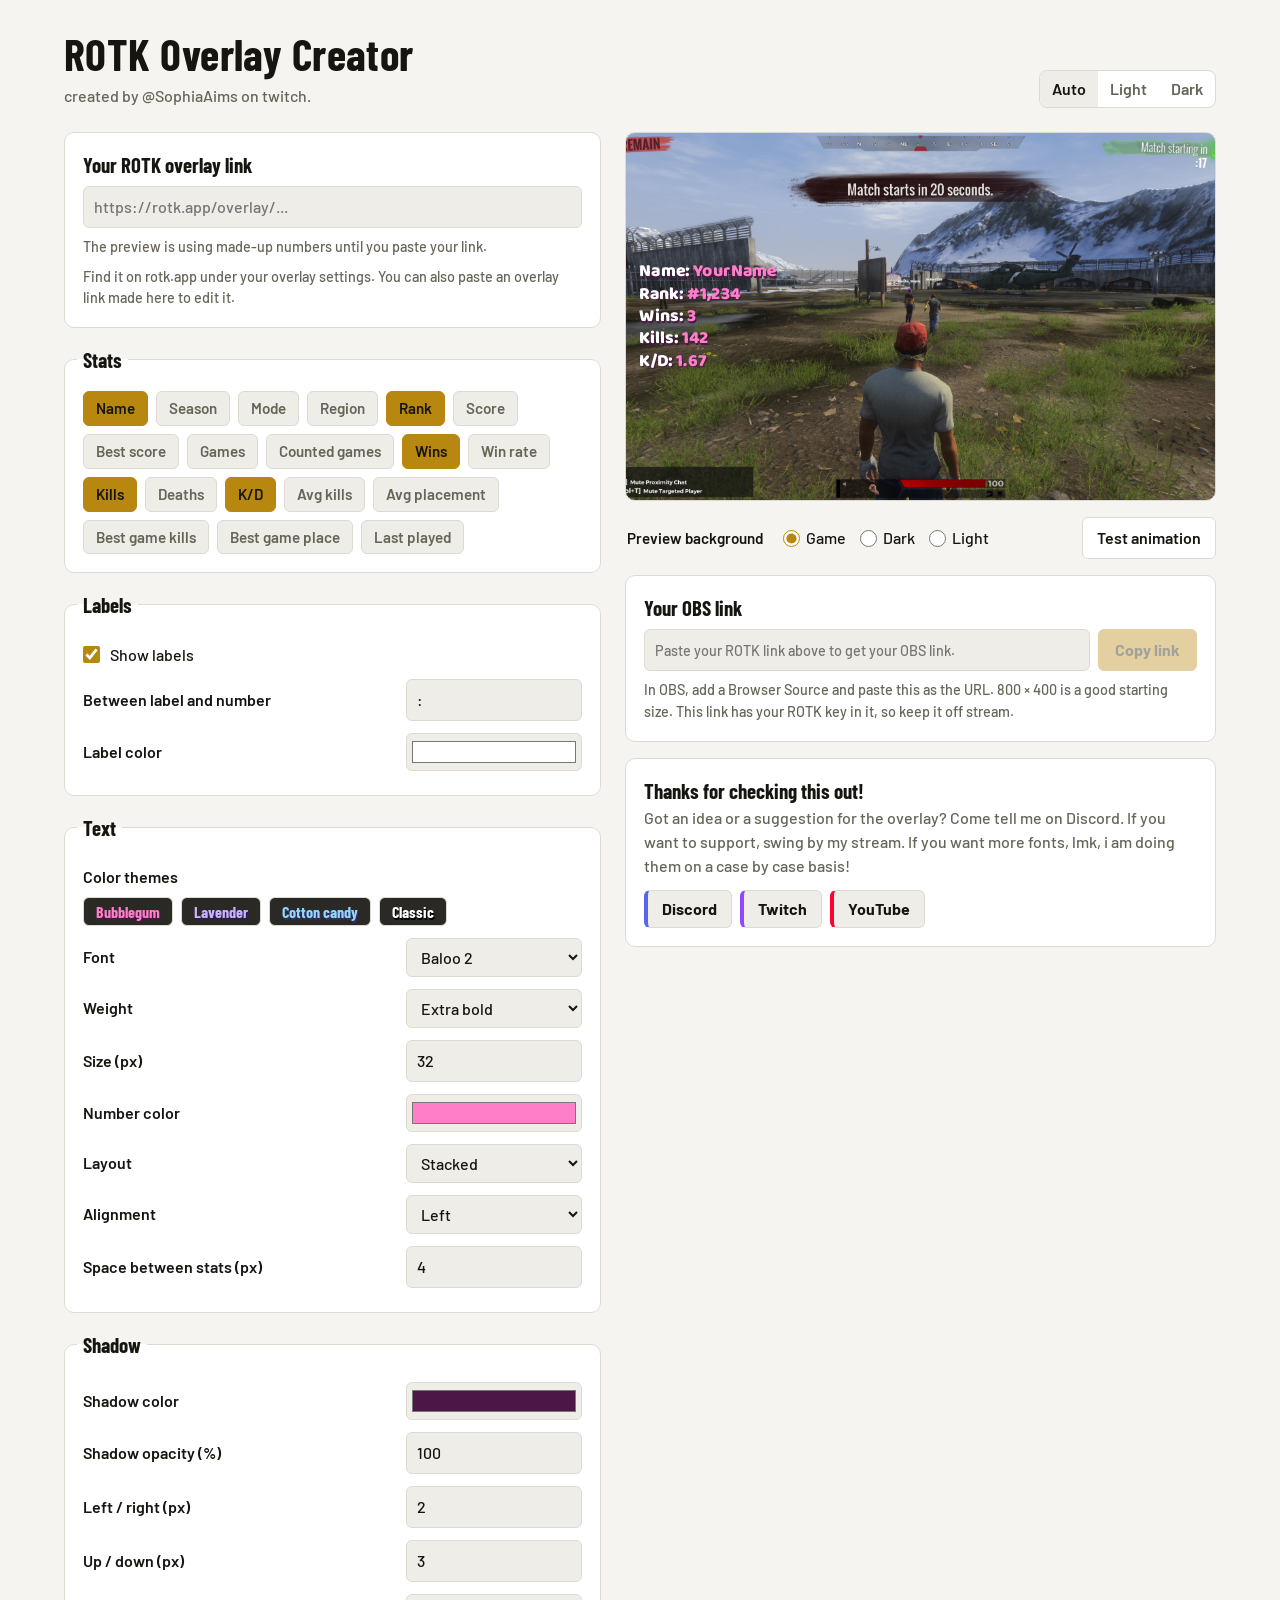
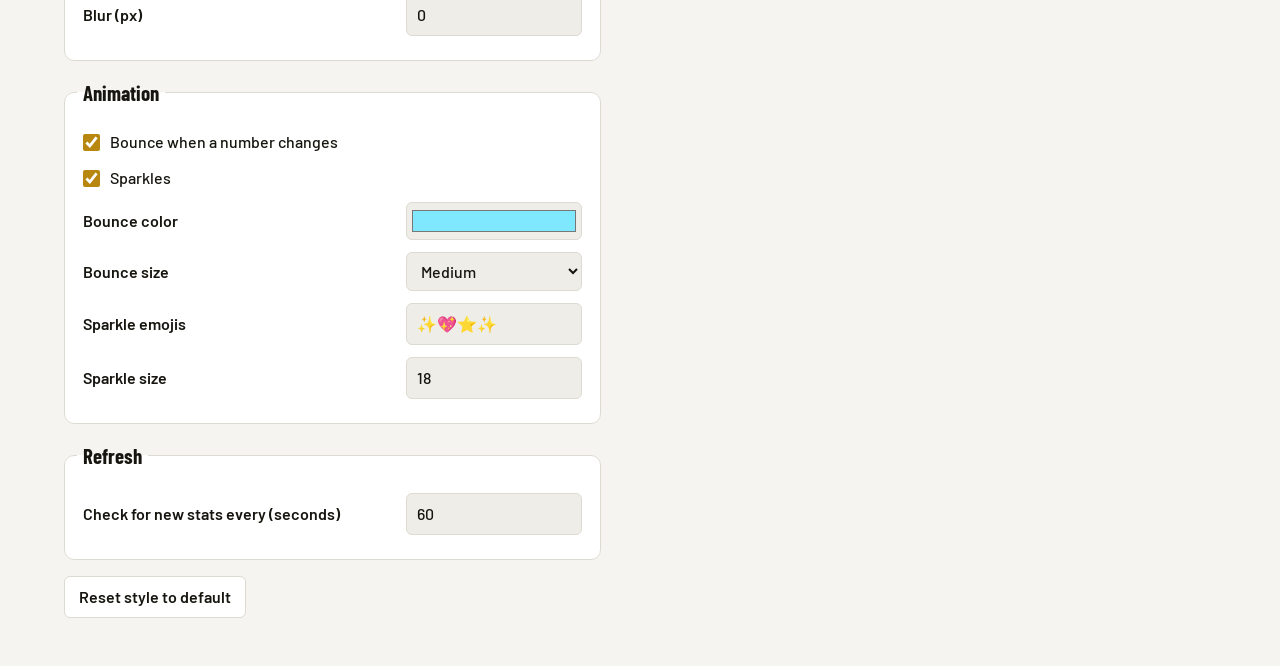
<file: index.html>
<!doctype html>
<html lang="en">
<head>
  <meta charset="utf-8">
  <meta name="viewport" content="width=device-width, initial-scale=1">
  <title>ROTK Overlay Creator</title>
  <script>
    // apply the saved theme before anything draws
    try {
      const t = localStorage.getItem('theme');
      if (t === 'light' || t === 'dark') document.documentElement.dataset.theme = t;
    } catch {}
  </script>
  <meta name="description" content="Fully customizable ROTK overlay creator for OBS.">
  <link rel="icon" href="data:image/svg+xml,<svg xmlns='http://www.w3.org/2000/svg' viewBox='0 0 100 100'><text y='.9em' font-size='90'>👑</text></svg>">
  <link rel="preconnect" href="https://fonts.googleapis.com">
  <link rel="preconnect" href="https://fonts.gstatic.com" crossorigin>
  <link href="https://fonts.googleapis.com/css2?family=Barlow+Condensed:wght@600;700&family=Barlow:wght@500;600;700&display=swap" rel="stylesheet">
  <link rel="stylesheet" href="css/config.css">
</head>
<body>
  <header class="top">
    <div>
      <h1>ROTK Overlay Creator</h1>
      <p>created by @SophiaAims on twitch.</p>
    </div>
    <div class="theme-toggle" role="group" aria-label="Page theme">
      <button type="button" data-theme-choice="auto">Auto</button>
      <button type="button" data-theme-choice="light">Light</button>
      <button type="button" data-theme-choice="dark">Dark</button>
    </div>
  </header>

  <main class="layout">
    <section class="controls">
      <div class="group link-box">
        <label for="rotk-link" class="big-label">Your ROTK overlay link</label>
        <input id="rotk-link" type="text" placeholder="https://rotk.app/overlay/..." spellcheck="false" autocomplete="off">
        <p id="link-status" class="hint" aria-live="polite"></p>
        <p class="hint">Find it on rotk.app under your overlay settings. You can also paste an overlay link made here to edit it.</p>
      </div>

      <form id="settings" onsubmit="return false"></form>

      <button type="button" id="reset" class="quiet">Reset style to default</button>
    </section>

    <aside class="side">
      <div class="stage" id="stage" data-bg="game">
        <iframe id="preview" title="Overlay preview"></iframe>
      </div>

      <div class="stage-tools">
        <fieldset class="bg-picker">
          <legend>Preview background</legend>
          <label><input type="radio" name="stage-bg" value="game" checked> Game</label>
          <label><input type="radio" name="stage-bg" value="dark"> Dark</label>
          <label><input type="radio" name="stage-bg" value="light"> Light</label>
        </fieldset>
        <button type="button" id="test" class="quiet">Test animation</button>
      </div>

      <div class="group out">
        <label for="output" class="big-label">Your OBS link</label>
        <div class="copy-row">
          <input id="output" type="text" readonly>
          <button type="button" id="copy" class="primary">Copy link</button>
        </div>
        <p class="hint">In OBS, add a Browser Source and paste this as the URL. 800 × 400 is a good starting size.
          This link has your ROTK key in it, so keep it off stream.</p>
      </div>

      <div class="group shout">
        <h2 class="big-label">Thanks for checking this out!</h2>
        <p>Got an idea or a suggestion for the overlay? Come tell me on Discord.
          If you want to support, swing by my stream. If you want more fonts, lmk, i am doing them on a case by case basis!</p>
        <div class="socials">
          <a class="social discord" href="https://discord.gg/Zhj3dJKw4v" target="_blank" rel="noopener">Discord</a>
          <a class="social twitch" href="https://twitch.tv/SophiaAims" target="_blank" rel="noopener">Twitch</a>
          <a class="social youtube" href="https://youtube.com/@SophiaAims" target="_blank" rel="noopener">YouTube</a>
        </div>
      </div>
    </aside>
  </main>

  <!-- filled from js/fonts.js -->



  <script type="module" src="js/theme.js"></script>
  <script type="module" src="js/config-ui.js"></script>
</body>
</html>
</file>
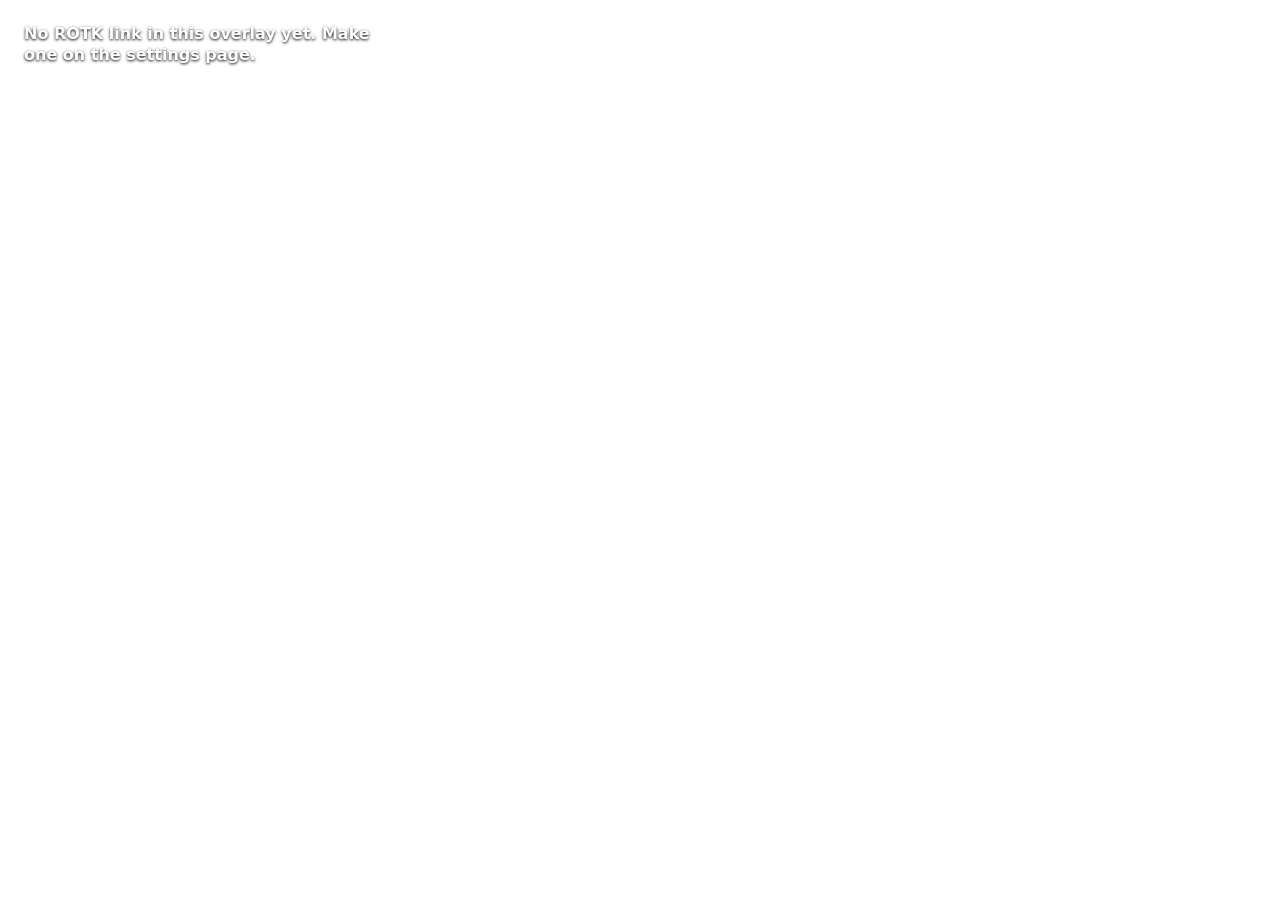
<file: overlay.html>
<!doctype html>
<html lang="en">
<head>
  <meta charset="utf-8">
  <title>ROTK stats</title>
  <link rel="stylesheet" href="css/overlay.css">
</head>
<body>
  <div id="stats" class="stats"></div>
  <div id="msg" class="msg"></div>
  <script type="module" src="js/overlay.js"></script>
</body>
</html>
</file>
<file: css/config.css>
/* Light is the base. Dark kicks in from the system setting or the toggle.
   To change the accent everywhere, change --accent (and --accent-text) in both themes. */
:root {
  --bg: #f5f4f0;
  --surface: #ffffff;
  --surface-2: #efede7;
  --line: #dddad1;
  --text: #16150f;
  --muted: #676458;
  --accent: #b8870f;
  --accent-text: #16150f;
  --on-accent: #16150f;
  --good: #1a7f37;
  --bad: #c62a2a;
  color-scheme: light;
}

@media (prefers-color-scheme: dark) {
  :root:not([data-theme="light"]) {
    --bg: #0a0a09;
    --surface: #141412;
    --surface-2: #1c1c19;
    --line: #2b2a26;
    --text: #efede6;
    --muted: #9c998e;
    --accent: #e3b341;
    --accent-text: #e3b341;
    --on-accent: #0a0a09;
    --good: #4cc27a;
    --bad: #f0605d;
    color-scheme: dark;
  }
}

:root[data-theme="dark"] {
  --bg: #0a0a09;
  --surface: #141412;
  --surface-2: #1c1c19;
  --line: #2b2a26;
  --text: #efede6;
  --muted: #9c998e;
  --accent: #e3b341;
  --accent-text: #e3b341;
  --on-accent: #0a0a09;
  --good: #4cc27a;
  --bad: #f0605d;
  color-scheme: dark;
}

* {
  box-sizing: border-box;
}

body {
  margin: 0;
  background: var(--bg);
  color: var(--text);
  font: 500 16px/1.5 "Barlow", system-ui, sans-serif;
}

h1,
legend,
.big-label {
  font-family: "Barlow Condensed", "Barlow", sans-serif;
}

:focus-visible {
  outline: 2px solid var(--accent);
  outline-offset: 2px;
}

/* header */

.top {
  display: flex;
  justify-content: space-between;
  align-items: flex-end;
  flex-wrap: wrap;
  gap: 16px;
  max-width: 1200px;
  margin: 0 auto;
  padding: 32px 24px 8px;
}

.top h1 {
  margin: 0;
  font-size: clamp(2rem, 4vw, 2.75rem);
  font-weight: 700;
  line-height: 1;
  letter-spacing: 0.01em;
}

.top p {
  margin: 8px 0 0;
  color: var(--muted);
  max-width: 60ch;
}

.theme-toggle {
  display: inline-flex;
  border: 1px solid var(--line);
  border-radius: 8px;
  overflow: hidden;
  background: var(--surface);
}

.theme-toggle button {
  border: 0;
  padding: 6px 12px;
  background: transparent;
  color: var(--muted);
  font-weight: 600;
}

.theme-toggle button[aria-pressed="true"] {
  background: var(--surface-2);
  color: var(--text);
}

/* two columns: settings on the left, preview sticks on the right */

.layout {
  display: grid;
  grid-template-columns: minmax(0, 1fr) minmax(0, 1.1fr);
  gap: 24px;
  max-width: 1200px;
  margin: 0 auto;
  padding: 16px 24px 48px;
  align-items: start;
}

.side {
  position: sticky;
  top: 16px;
  display: grid;
  gap: 16px;
}

@media (max-width: 900px) {
  .layout {
    grid-template-columns: 1fr;
  }
  .side {
    position: static;
    order: -1;
  }
}

/* settings groups */

#settings {
  display: grid;
  gap: 16px;
  margin-top: 16px;
}

.group {
  margin: 0;
  padding: 16px 18px 18px;
  background: var(--surface);
  border: 1px solid var(--line);
  border-radius: 10px;
  min-width: 0;
}

.group legend {
  padding: 0 6px;
  margin-left: -6px;
  font-size: 1.3rem;
  font-weight: 700;
}

.big-label {
  display: block;
  font-size: 1.3rem;
  font-weight: 700;
  margin-bottom: 6px;
}

.field {
  display: grid;
  grid-template-columns: 1fr minmax(0, 11rem);
  align-items: center;
  gap: 12px;
  padding: 6px 0;
}

.field.stacked {
  grid-template-columns: 1fr;
  gap: 8px;
}

.field > label,
.field-title {
  font-weight: 600;
}

.field.check {
  display: flex;
  gap: 10px;
  cursor: pointer;
}

input[type="text"],
input[type="number"],
select {
  width: 100%;
  font: inherit;
  color: inherit;
  padding: 8px 10px;
  border: 1px solid var(--line);
  border-radius: 6px;
  background: var(--surface-2);
}

input[type="text"]:focus,
input[type="number"]:focus,
select:focus {
  border-color: var(--accent);
  outline: none;
}

input[type="color"] {
  width: 100%;
  height: 38px;
  padding: 3px;
  border: 1px solid var(--line);
  border-radius: 6px;
  background: var(--surface-2);
  cursor: pointer;
}

input[type="checkbox"],
input[type="radio"] {
  accent-color: var(--accent);
  width: 17px;
  height: 17px;
  margin: 0;
}

.hint {
  margin: 8px 0 0;
  font-size: 0.9rem;
  color: var(--muted);
}

#link-status[data-ok="yes"] {
  color: var(--good);
  font-weight: 600;
}

#link-status[data-ok="no"] {
  color: var(--bad);
  font-weight: 600;
}

/* stat checkboxes as toggle chips */

.pills {
  display: flex;
  flex-wrap: wrap;
  gap: 8px;
}

.pill {
  position: relative;
  cursor: pointer;
}

.pill input {
  position: absolute;
  opacity: 0;
}

.pill span {
  display: inline-block;
  padding: 5px 12px;
  border: 1px solid var(--line);
  border-radius: 6px;
  font-weight: 600;
  font-size: 0.95rem;
  background: var(--surface-2);
  color: var(--muted);
  user-select: none;
}

.pill:hover span {
  color: var(--text);
}

.pill input:checked + span {
  background: var(--accent);
  border-color: var(--accent);
  color: var(--on-accent);
}

.pill input:focus-visible + span {
  outline: 2px solid var(--accent);
  outline-offset: 2px;
}

/* color theme buttons show the overlay colors they apply */

.presets {
  display: flex;
  flex-wrap: wrap;
  gap: 8px;
}

.preset {
  font: 700 1rem "Barlow Condensed", sans-serif;
  padding: 4px 12px;
  border: 1px solid var(--line);
  border-radius: 6px;
  background: #2a2926;
  color: var(--swatch);
  text-shadow: 1px 2px 0 var(--swatch-shadow);
  cursor: pointer;
}

.preset:hover {
  border-color: var(--accent);
}

/* buttons */

button {
  font: inherit;
  cursor: pointer;
}

.primary {
  font-weight: 700;
  padding: 8px 16px;
  border: 1px solid var(--accent);
  border-radius: 6px;
  background: var(--accent);
  color: var(--on-accent);
  white-space: nowrap;
}

.primary:hover {
  filter: brightness(1.08);
}

.primary:disabled {
  opacity: 0.4;
  cursor: not-allowed;
  filter: none;
}

.quiet {
  font-weight: 600;
  padding: 8px 14px;
  border: 1px solid var(--line);
  border-radius: 6px;
  background: var(--surface);
  color: var(--text);
}

.quiet:hover {
  border-color: var(--accent);
}

#reset {
  margin-top: 16px;
}

/* the preview: overlay on top of a game screenshot */

.stage {
  position: relative;
  aspect-ratio: 16 / 10;
  border: 1px solid var(--line);
  border-radius: 10px;
  overflow: hidden;
}

/* gameplay screenshot, with the old painted field underneath while it loads */
.stage[data-bg="game"] {
  background:
    url("../sample%20gamplay.jpg") center / cover no-repeat,
    radial-gradient(ellipse at 70% 110%, #7d7a3a 0 22%, transparent 45%),
    linear-gradient(180deg, #9fb7c4 0%, #c4cfc6 38%, #7f8a5a 39%, #6c7449 60%, #8a7a55 100%);
}

.stage[data-bg="dark"] {
  background: #111110;
}

.stage[data-bg="light"] {
  background: #f1f1f1;
}

/* the overlay is drawn at real size and shrunk, roughly how it'll look on a 1080p stream */
.stage iframe {
  position: absolute;
  top: 0;
  left: 0;
  width: calc(100% / 0.55);
  height: calc(100% / 0.55);
  transform: scale(0.55);
  transform-origin: top left;
  border: 0;
  background: transparent;
  color-scheme: normal;
}

.stage-tools {
  display: flex;
  justify-content: space-between;
  align-items: center;
  flex-wrap: wrap;
  gap: 12px;
}

.bg-picker {
  display: flex;
  align-items: center;
  gap: 14px;
  border: 0;
  margin: 0;
  padding: 0;
}

.bg-picker legend {
  float: left;
  margin-right: 4px;
  font: 600 0.95rem "Barlow", sans-serif;
}

.bg-picker label {
  display: flex;
  align-items: center;
  gap: 6px;
  cursor: pointer;
}

.copy-row {
  display: flex;
  gap: 8px;
}

.copy-row input {
  font-size: 0.9rem;
}

/* thanks + socials box under the OBS link */

.shout h2 {
  margin: 0;
}

.shout p {
  margin: 0 0 12px;
  color: var(--muted);
}

.socials {
  display: flex;
  flex-wrap: wrap;
  gap: 8px;
}

/* each link gets a stripe in its brand color */
.social {
  padding: 6px 14px;
  border: 1px solid var(--line);
  border-left: 4px solid var(--brand);
  border-radius: 6px;
  background: var(--surface-2);
  color: var(--text);
  font-weight: 700;
  text-decoration: none;
}

.font-pick {
  display: grid;
  gap: 6px;
}

.social:hover {
  border-color: var(--brand);
}

.discord { --brand: #5865f2; }
.twitch { --brand: #9146ff; }
.youtube { --brand: #ff0033; }
</file>
<file: css/overlay.css>
/* everything here gets overwritten from the URL settings in overlay.js */
:root {
  --font: "Baloo 2", sans-serif;
  --weight: 800;
  --size: 32px;
  --color: #ff7ec8;
  --label: #ffffff;
  --dir: column;
  --align: flex-start;
  --gap: 4px;
  --shadow: 2px 3px 0 #4a1747;
}

html,
body {
  margin: 0;
  background: transparent;
}

/* leaves room around the edges so sparkles don't get cut off */
body {
  padding: 24px;
}

/* settings page preview only: halfway down the left side of the fake stream */
.preview body {
  box-sizing: border-box;
  min-height: 100vh;
  display: flex;
  flex-direction: column;
  justify-content: center;
  align-items: flex-start;
}

.stats {
  display: flex;
  flex-direction: var(--dir);
  align-items: var(--align);
  justify-content: var(--align);
  flex-wrap: wrap;
  gap: var(--gap);
  font-family: var(--font);
  font-weight: var(--weight);
  font-size: var(--size);
  color: var(--color);
  text-shadow: var(--shadow);
  line-height: 1.15;
  white-space: nowrap;
}

.label {
  color: var(--label);
}

.value {
  display: inline-block;
}

.msg {
  font: 700 16px/1.3 system-ui, sans-serif;
  color: #fff;
  text-shadow: 0 1px 3px #000;
  max-width: 360px;
}

.msg:empty {
  display: none;
}
</file>
